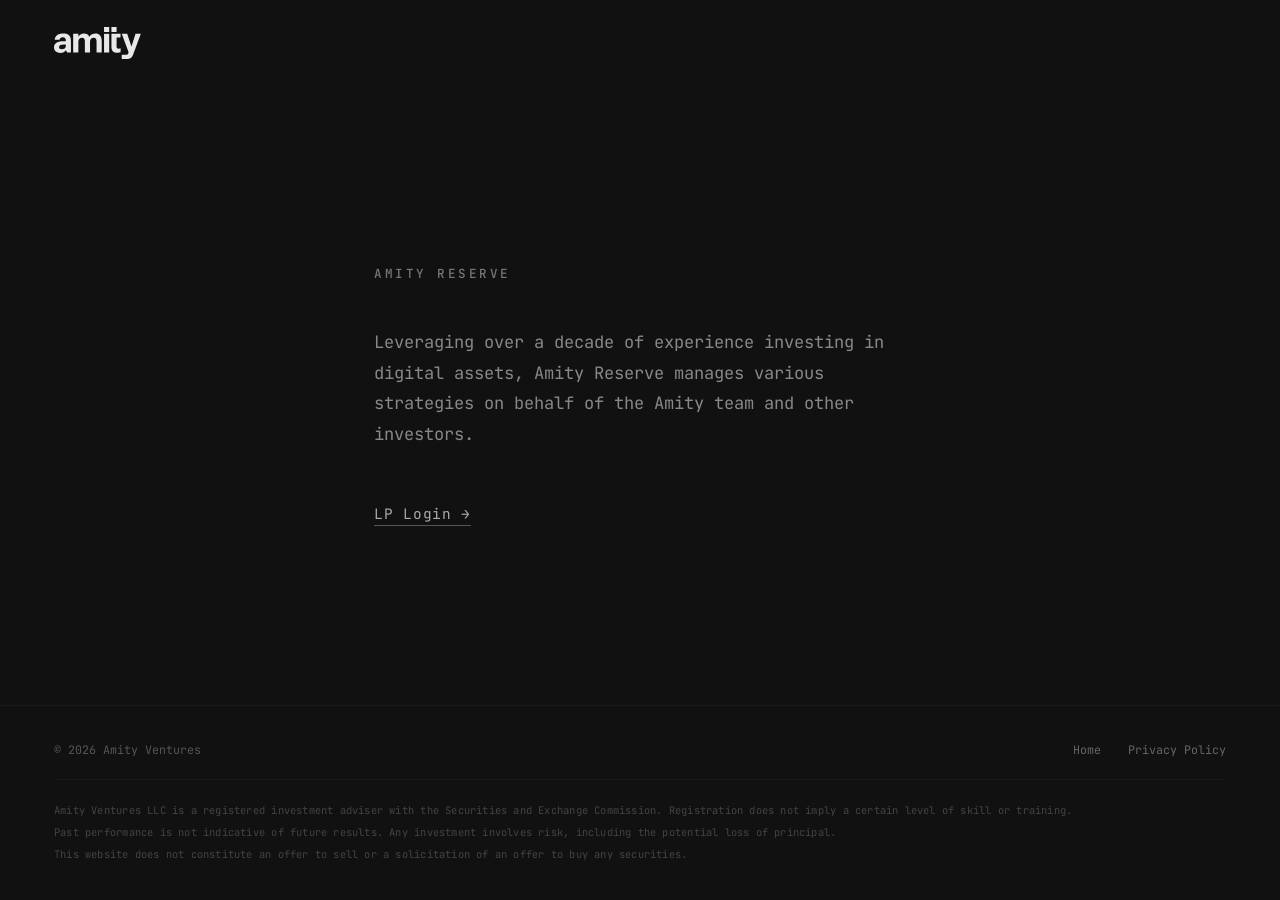
<file: amity-reserve/index.html>
<!doctype html>
<html lang="en">
<head>
  <meta charset="utf-8">
  <meta name="viewport" content="width=device-width, initial-scale=1">
  <title>Redirecting...</title>
  <meta http-equiv="refresh" content="0; url=/reserve.html">
  <link rel="canonical" href="https://amity.vc/reserve.html">
  <script>
    window.location.replace('/reserve.html');
  </script>
</head>
<body>
  <p>Redirecting to <a href="/reserve.html">/reserve.html</a>.</p>
</body>
</html>
</file>
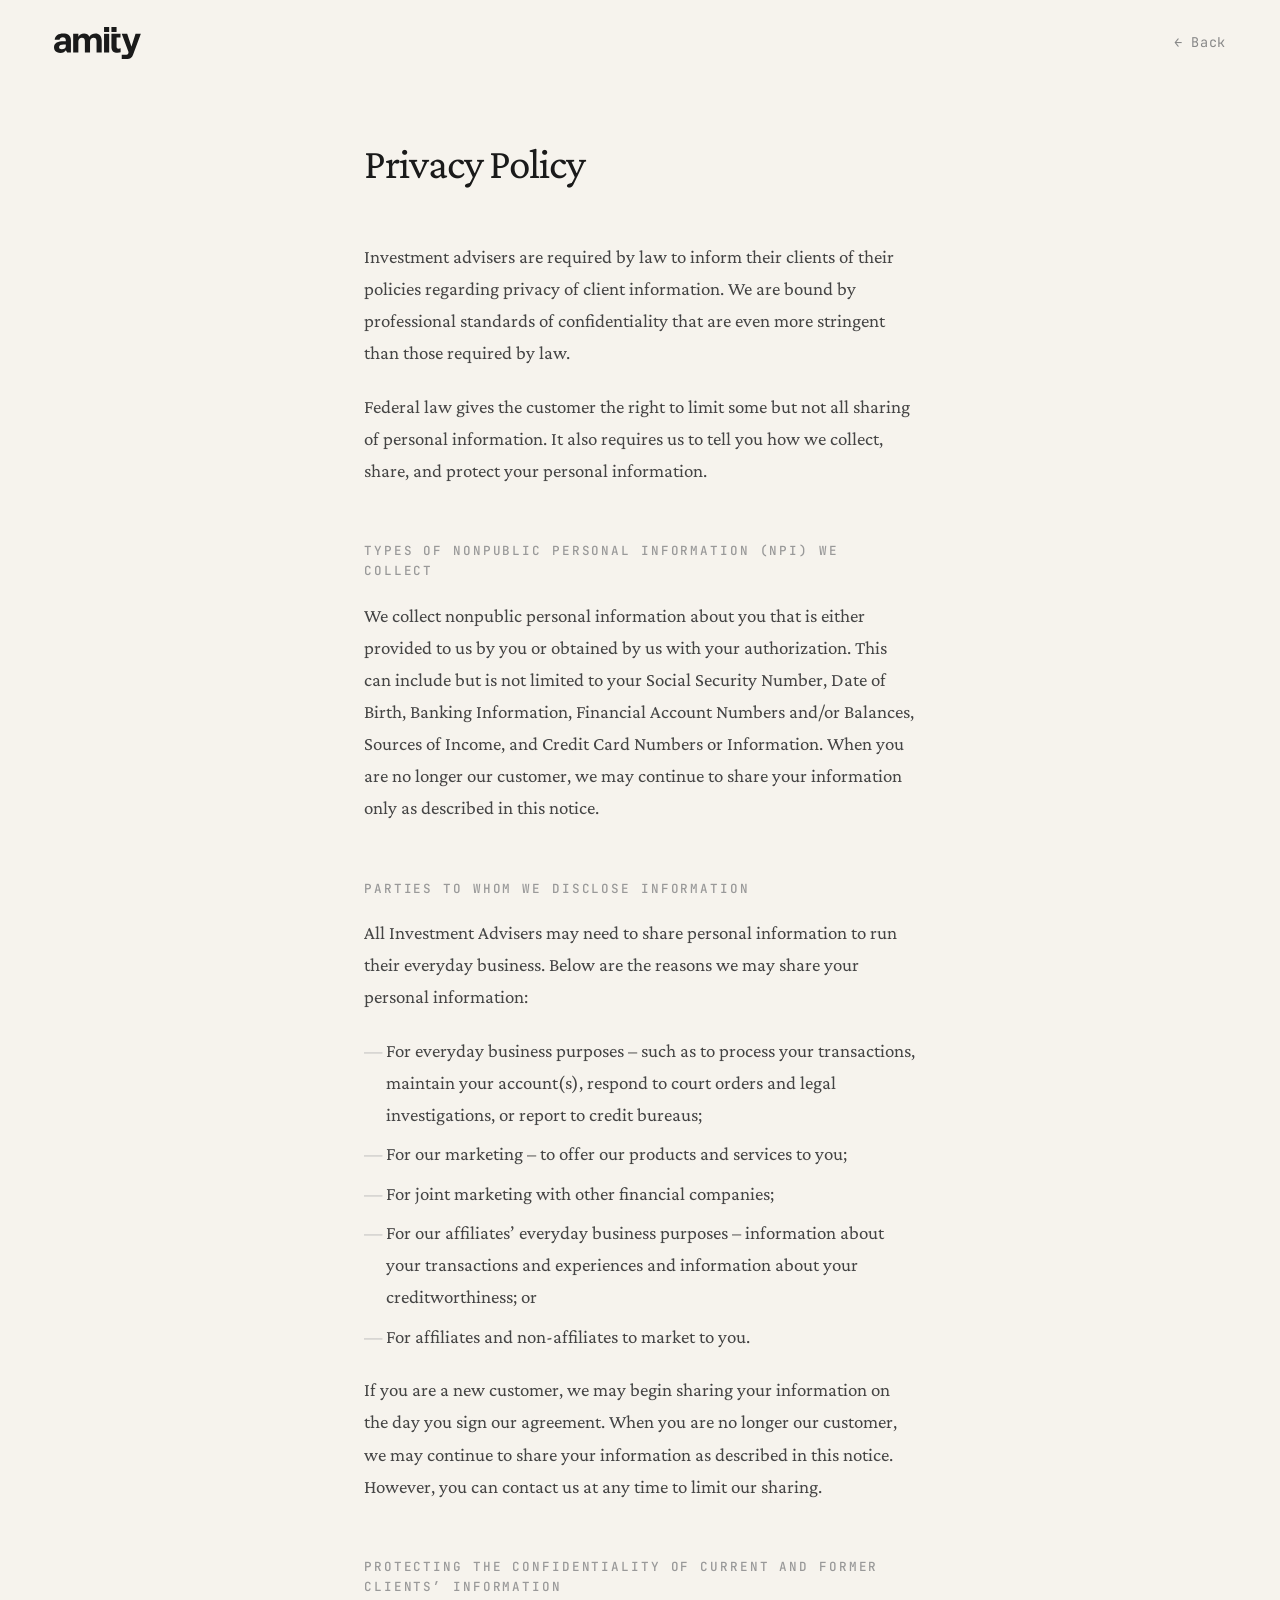
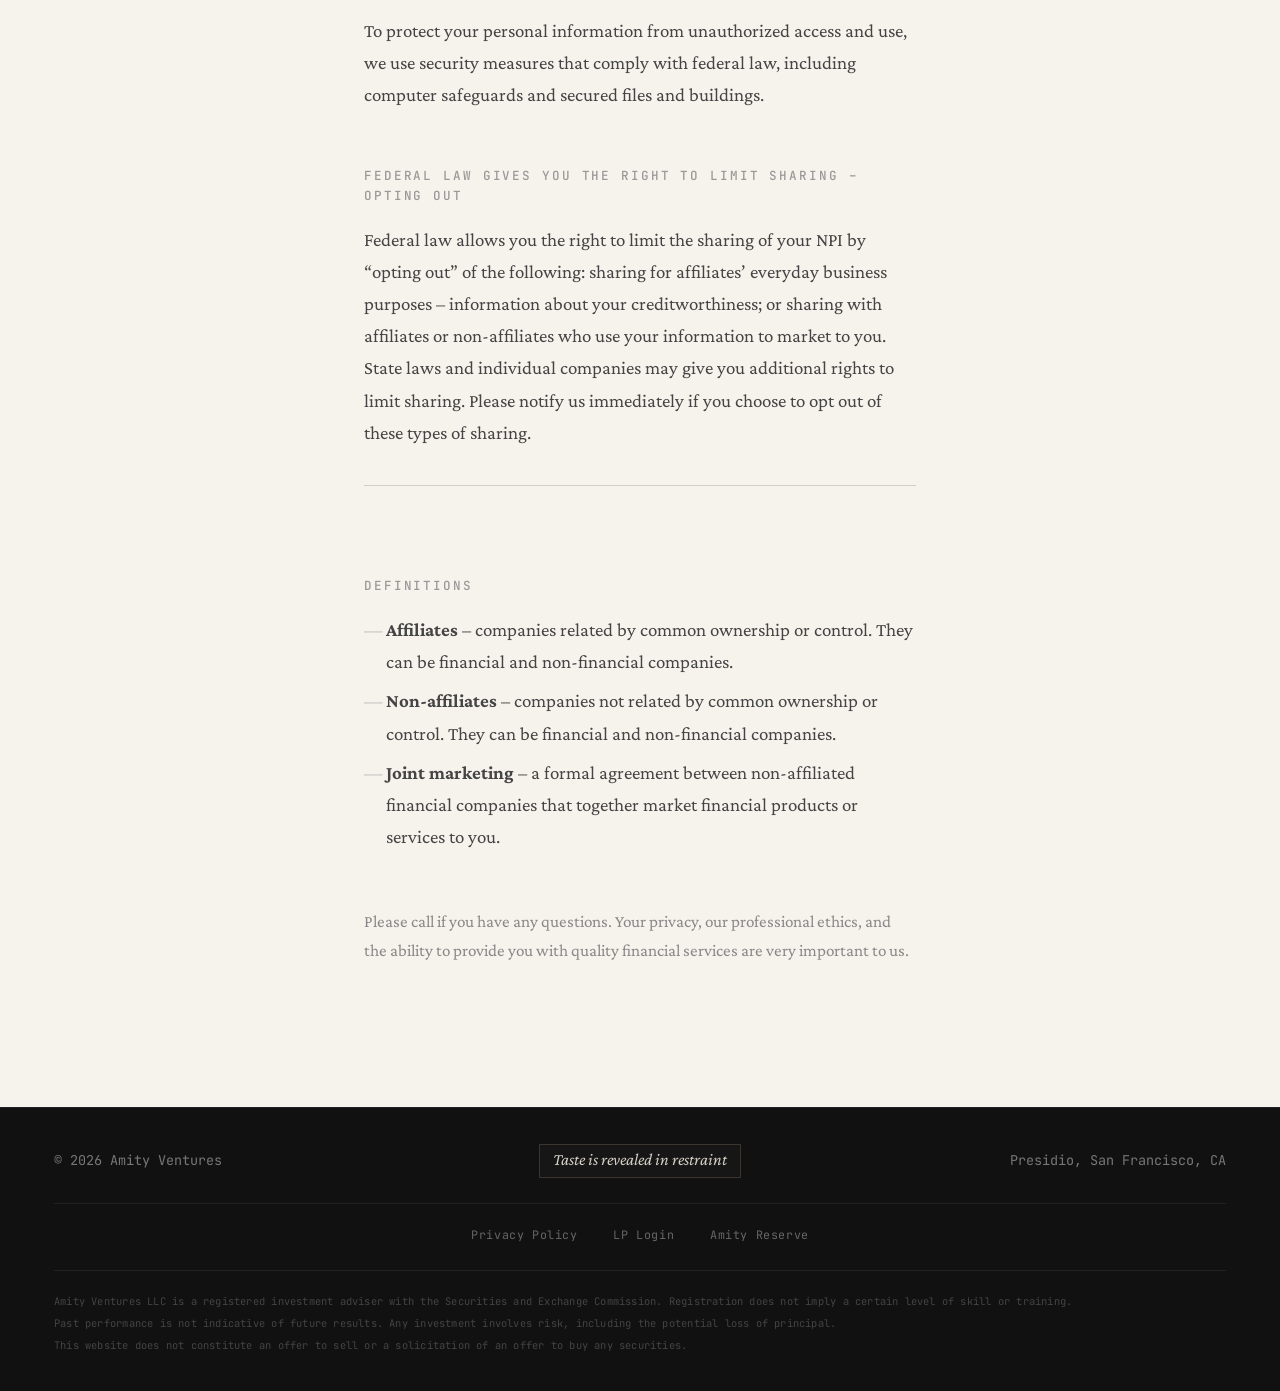
<file: privacy-policy/index.html>
<!doctype html>
<html lang="en">
<head>
  <meta charset="utf-8">
  <meta name="viewport" content="width=device-width, initial-scale=1">
  <title>Redirecting...</title>
  <meta http-equiv="refresh" content="0; url=/privacy-policy.html">
  <link rel="canonical" href="https://amity.vc/privacy-policy.html">
  <script>
    window.location.replace('/privacy-policy.html');
  </script>
</head>
<body>
  <p>Redirecting to <a href="/privacy-policy.html">/privacy-policy.html</a>.</p>
</body>
</html>
</file>
